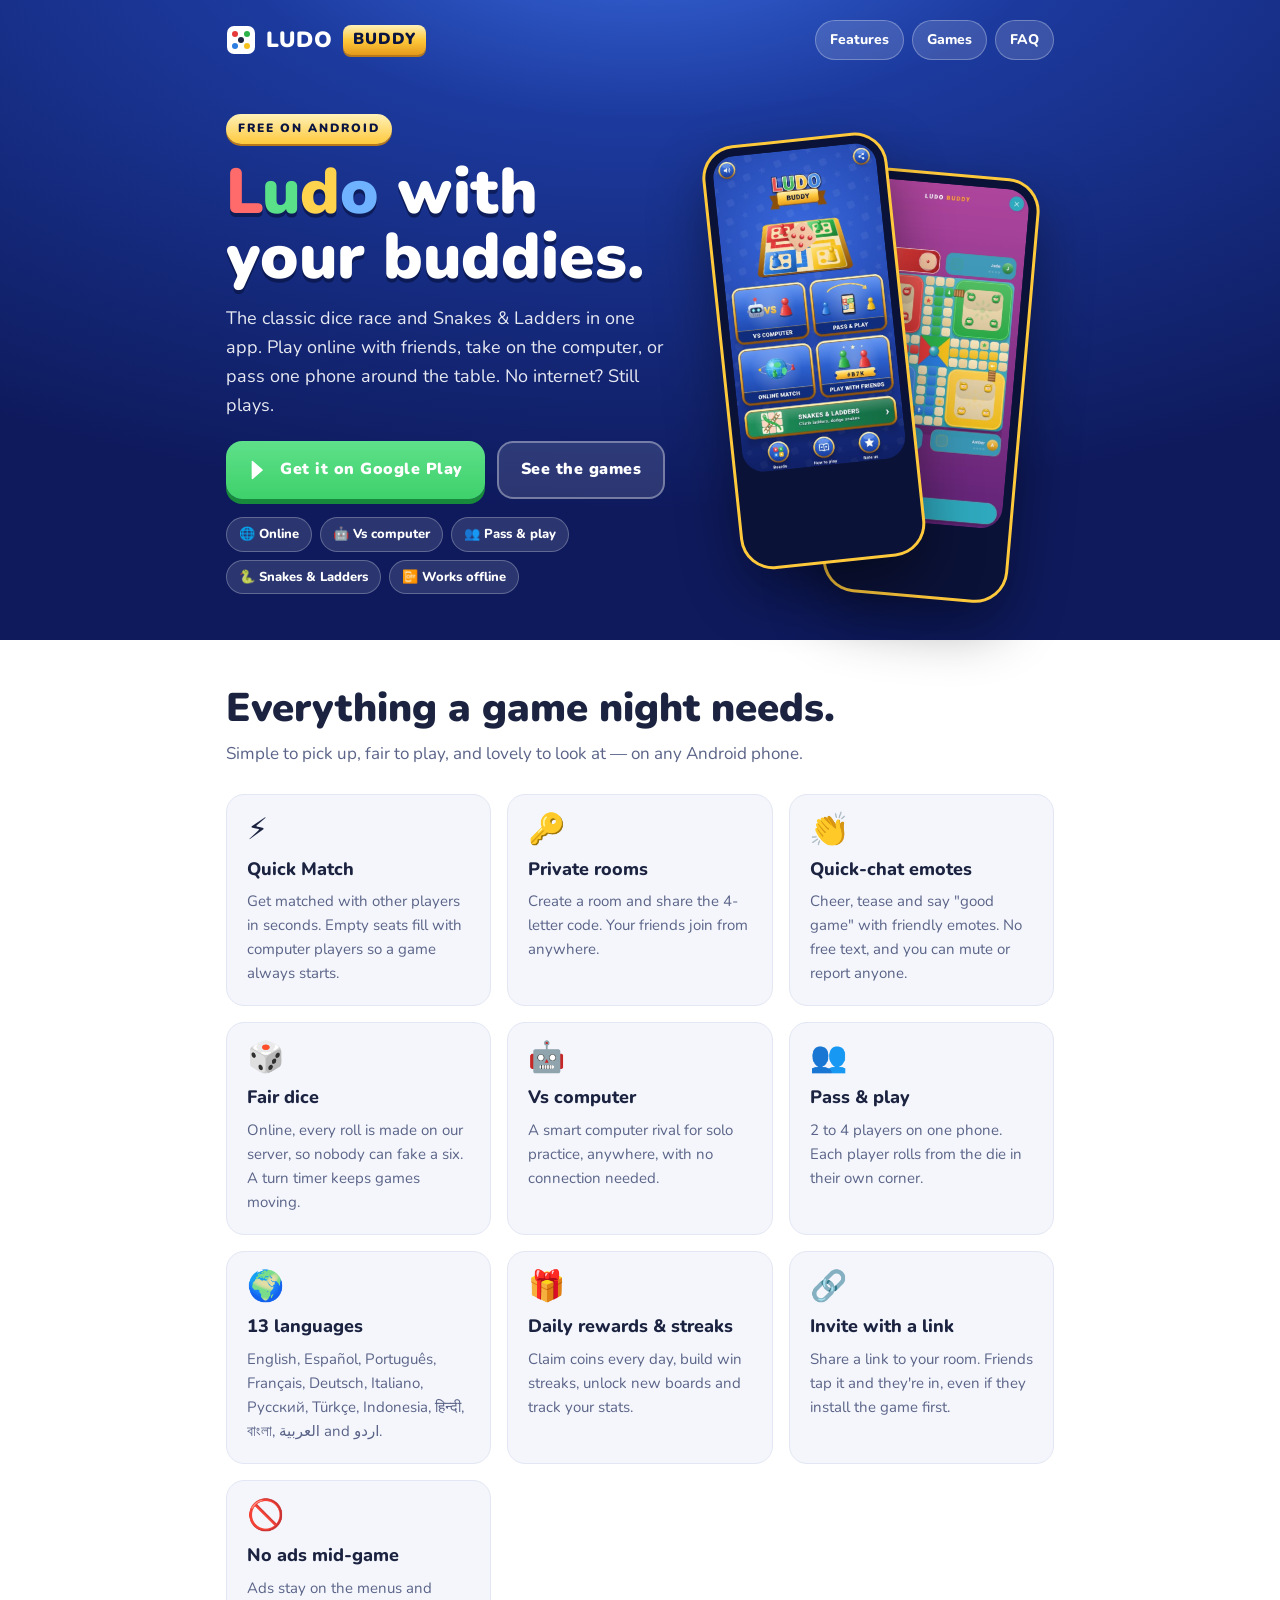
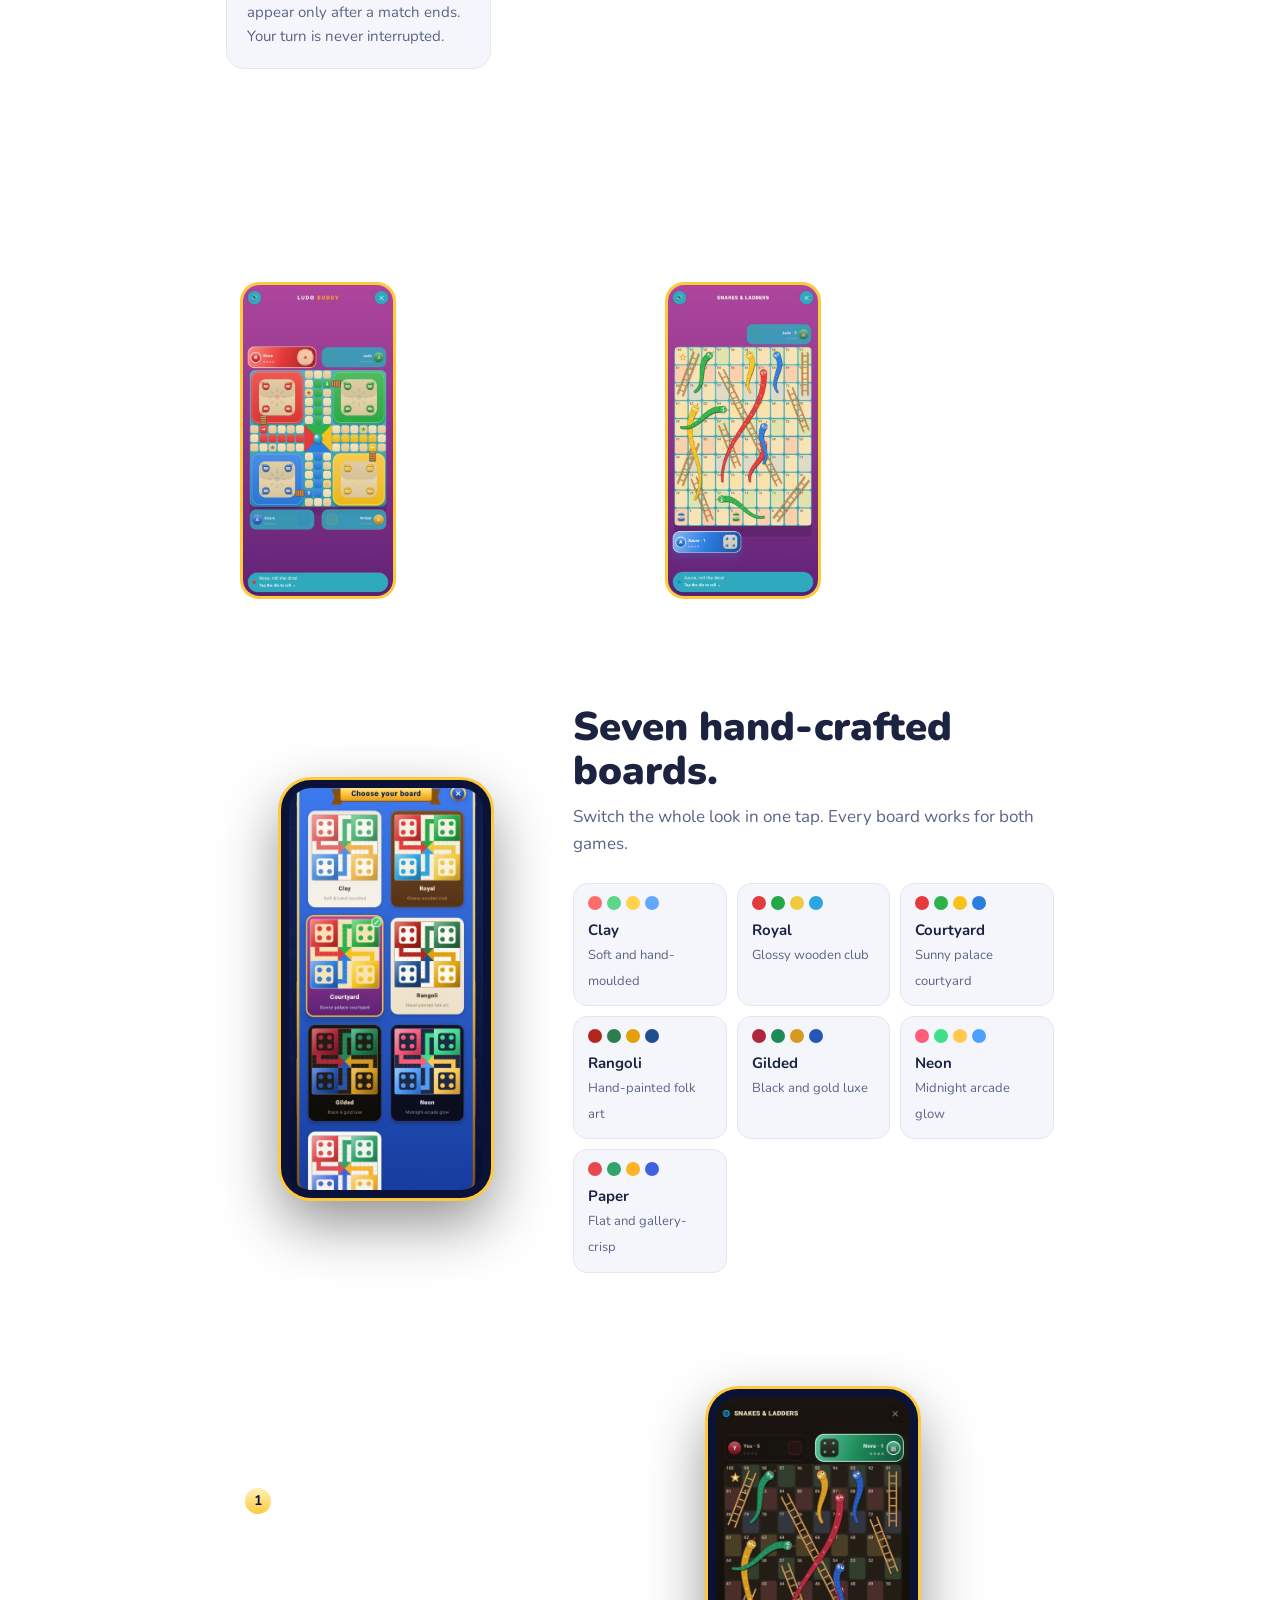
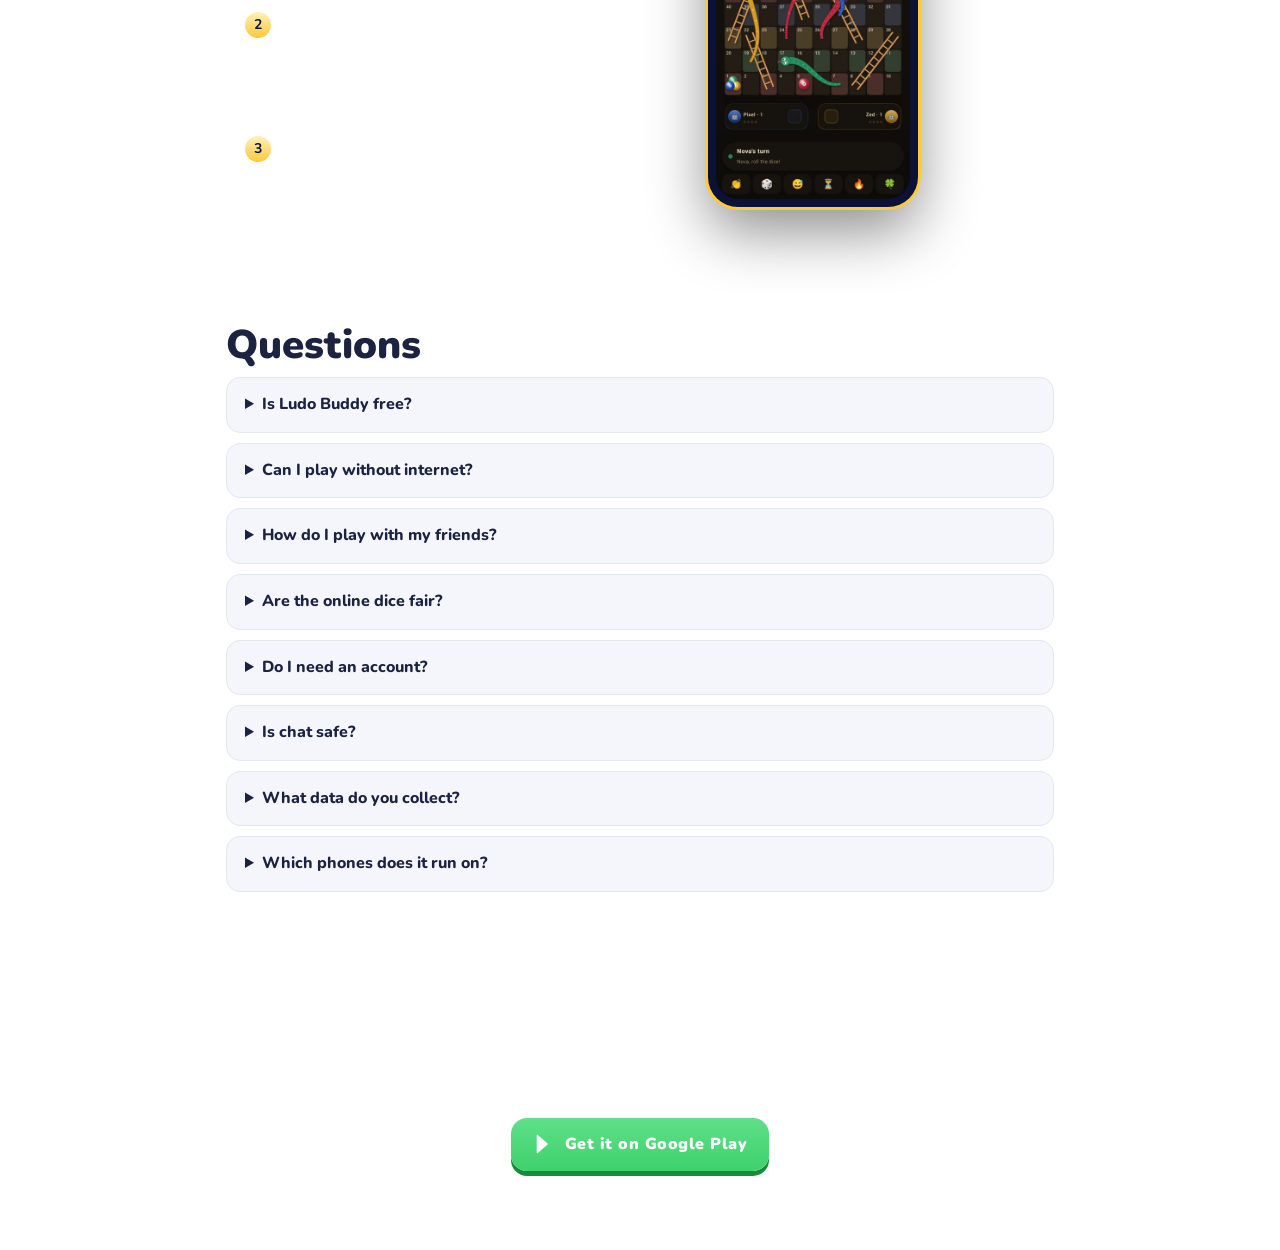
<file: index.html>
<!doctype html>
<html lang="en">
<head>
  <meta charset="utf-8">
  <meta name="viewport" content="width=device-width, initial-scale=1">
  <title>Ludo Buddy — Ludo & Snakes and Ladders, online and offline</title>
  <meta name="description" content="Play Ludo and Snakes & Ladders online with friends, against the computer, or pass-and-play on one phone. Free for Android, works offline.">
  <meta name="theme-color" content="#1c3a9e">
  <meta property="og:title" content="Ludo Buddy — roll with your buddies">
  <meta property="og:description" content="Ludo and Snakes & Ladders. Online with friends, offline vs the computer, or pass-and-play. Seven hand-crafted boards, 13 languages, free on Android.">
  <meta property="og:type" content="website">
  <meta property="og:image" content="img/home.jpg">
  <link rel="preconnect" href="https://fonts.googleapis.com">
  <link rel="preconnect" href="https://fonts.gstatic.com" crossorigin>
  <link href="https://fonts.googleapis.com/css2?family=Nunito:wght@400;700;800;900&display=swap" rel="stylesheet">
  <link rel="stylesheet" href="style.css?v=4">
</head>
<body>
<header class="wrap top">
  <a class="brand" href="./">
    <svg class="brand-mark" viewBox="0 0 30 30" aria-hidden="true">
      <rect x="1" y="1" width="28" height="28" rx="7" fill="#fff"/>
      <circle cx="9" cy="9" r="3" fill="#e63a3a"/><circle cx="21" cy="9" r="3" fill="#2db24a"/>
      <circle cx="15" cy="15" r="3" fill="#1b2340"/>
      <circle cx="9" cy="21" r="3" fill="#2b7de0"/><circle cx="21" cy="21" r="3" fill="#f7c21c"/>
    </svg>
    LUDO <span class="buddy">BUDDY</span>
  </a>
  <nav aria-label="Main">
    <a href="#features">Features</a>
    <a href="#games">Games</a>
    <a href="#faq">FAQ</a>
  </nav>
</header>

<!-- Hero -->
<section class="wrap hero">
  <div>
    <span class="kicker">Free on Android</span>
    <h1><span class="l">L</span><span class="u">u</span><span class="d">d</span><span class="o">o</span> with your buddies.</h1>
    <p class="lead">The classic dice race and Snakes &amp; Ladders in one app. Play online with friends, take on the computer, or pass one phone around the table. No internet? Still plays.</p>
    <div class="cta">
      <a class="btn primary" href="https://play.google.com/store/apps/details?id=buddy.ludo.game">
        <svg viewBox="0 0 24 24" aria-hidden="true"><path fill="#fff" d="M4 2.6v18.8c0 .5.5.8 1 .6l10.9-9.4c.3-.3.3-.8 0-1.1L5 2c-.5-.2-1 .1-1 .6z"/></svg>
        Get it on Google Play
      </a>
      <a class="btn" href="#games">See the games</a>
    </div>
    <div class="chips">
      <span class="chip">🌐 Online</span>
      <span class="chip">🤖 Vs computer</span>
      <span class="chip">👥 Pass &amp; play</span>
      <span class="chip">🐍 Snakes &amp; Ladders</span>
      <span class="chip">📴 Works offline</span>
    </div>
  </div>
  <div class="phones" aria-hidden="true">
    <div class="phone"><img src="img/home.jpg" alt="" width="449" height="867"></div>
    <div class="phone"><img src="img/courtyard.jpg" alt="" width="449" height="930"></div>
  </div>
</section>

<!-- Features -->
<section class="section light" id="features">
  <div class="wrap">
    <h2>Everything a game night needs.</h2>
    <p class="sub">Simple to pick up, fair to play, and lovely to look at — on any Android phone.</p>
    <div class="grid">
      <div class="card"><div class="ico">⚡</div><h3>Quick Match</h3><p>Get matched with other players in seconds. Empty seats fill with computer players so a game always starts.</p></div>
      <div class="card"><div class="ico">🔑</div><h3>Private rooms</h3><p>Create a room and share the 4-letter code. Your friends join from anywhere.</p></div>
      <div class="card"><div class="ico">👏</div><h3>Quick-chat emotes</h3><p>Cheer, tease and say "good game" with friendly emotes. No free text, and you can mute or report anyone.</p></div>
      <div class="card"><div class="ico">🎲</div><h3>Fair dice</h3><p>Online, every roll is made on our server, so nobody can fake a six. A turn timer keeps games moving.</p></div>
      <div class="card"><div class="ico">🤖</div><h3>Vs computer</h3><p>A smart computer rival for solo practice, anywhere, with no connection needed.</p></div>
      <div class="card"><div class="ico">👥</div><h3>Pass &amp; play</h3><p>2 to 4 players on one phone. Each player rolls from the die in their own corner.</p></div>
      <div class="card"><div class="ico">🌍</div><h3>13 languages</h3><p>English, Español, Português, Français, Deutsch, Italiano, Русский, Türkçe, Indonesia, हिन्दी, বাংলা, العربية and اردو.</p></div>
      <div class="card"><div class="ico">🎁</div><h3>Daily rewards &amp; streaks</h3><p>Claim coins every day, build win streaks, unlock new boards and track your stats.</p></div>
      <div class="card"><div class="ico">🔗</div><h3>Invite with a link</h3><p>Share a link to your room. Friends tap it and they're in, even if they install the game first.</p></div>
      <div class="card"><div class="ico">🚫</div><h3>No ads mid-game</h3><p>Ads stay on the menus and appear only after a match ends. Your turn is never interrupted.</p></div>
    </div>
  </div>
</section>

<!-- Games -->
<section class="section" id="games">
  <div class="wrap">
    <h2>Two classics. One app.</h2>
    <p class="sub">Both games work online, against the computer, and pass-and-play.</p>
    <div class="games">
      <div class="game">
        <img src="img/courtyard.jpg" alt="A four-player Ludo game on the Courtyard board" width="449" height="930" loading="lazy">
        <div>
          <h3>Ludo</h3>
          <p>Race your four tokens around the board and home before your rivals.</p>
          <ul>
            <li>Roll a 6 to leave your yard</li>
            <li>Capture rivals to send them back</li>
            <li>Safe stars, extra rolls on a six</li>
          </ul>
        </div>
      </div>
      <div class="game">
        <img src="img/snakes.jpg" alt="A Snakes and Ladders board with colourful snakes and wooden ladders" width="449" height="930" loading="lazy">
        <div>
          <h3>Snakes &amp; Ladders</h3>
          <p>Climb the ladders, dodge the snakes and race to square 100.</p>
          <ul>
            <li>Hand-drawn snakes and wooden ladders</li>
            <li>Land exactly on 100 to win</li>
            <li>Roll a 6 to go again</li>
          </ul>
        </div>
      </div>
    </div>
  </div>
</section>

<!-- Boards -->
<section class="section light" id="boards">
  <div class="wrap boards">
    <div class="phones" style="min-height:0">
      <div class="phone" style="transform:none"><img src="img/boards.jpg" alt="The board style picker" width="449" height="930" loading="lazy"></div>
    </div>
    <div>
      <h2>Seven hand-crafted boards.</h2>
      <p class="sub">Switch the whole look in one tap. Every board works for both games.</p>
      <div class="swatches">
        <div class="swatch"><div class="dots"><i style="background:#ff6b6b"></i><i style="background:#5bd68a"></i><i style="background:#ffd34d"></i><i style="background:#62a8ff"></i></div><b>Clay</b><span>Soft and hand-moulded</span></div>
        <div class="swatch"><div class="dots"><i style="background:#e23b3b"></i><i style="background:#22a845"></i><i style="background:#efc93f"></i><i style="background:#2aa5e2"></i></div><b>Royal</b><span>Glossy wooden club</span></div>
        <div class="swatch"><div class="dots"><i style="background:#e63a3a"></i><i style="background:#2db24a"></i><i style="background:#f7c21c"></i><i style="background:#2b7de0"></i></div><b>Courtyard</b><span>Sunny palace courtyard</span></div>
        <div class="swatch"><div class="dots"><i style="background:#b3261e"></i><i style="background:#2e7d4f"></i><i style="background:#e3a008"></i><i style="background:#1f4e8c"></i></div><b>Rangoli</b><span>Hand-painted folk art</span></div>
        <div class="swatch"><div class="dots"><i style="background:#b0263a"></i><i style="background:#1e8a5a"></i><i style="background:#d69a1e"></i><i style="background:#2456b8"></i></div><b>Gilded</b><span>Black and gold luxe</span></div>
        <div class="swatch"><div class="dots"><i style="background:#ff5c7a"></i><i style="background:#3de08a"></i><i style="background:#ffc94d"></i><i style="background:#4da0ff"></i></div><b>Neon</b><span>Midnight arcade glow</span></div>
        <div class="swatch"><div class="dots"><i style="background:#e5484d"></i><i style="background:#30a46c"></i><i style="background:#ffb224"></i><i style="background:#3e63dd"></i></div><b>Paper</b><span>Flat and gallery-crisp</span></div>
      </div>
    </div>
  </div>
</section>

<!-- Online -->
<section class="section" id="online">
  <div class="wrap boards">
    <div>
      <h2>Play online in three taps.</h2>
      <div class="steps" style="margin-top:18px">
        <div class="step" style="background:rgba(255,255,255,.1);border-color:rgba(255,255,255,.22)"><b>Pick a game</b><p style="color:rgba(255,255,255,.85)">Ludo or Snakes &amp; Ladders, from Home → Online Match.</p></div>
        <div class="step" style="background:rgba(255,255,255,.1);border-color:rgba(255,255,255,.22)"><b>Match or invite</b><p style="color:rgba(255,255,255,.85)">Quick Match with anyone, or create a room and share its code.</p></div>
        <div class="step" style="background:rgba(255,255,255,.1);border-color:rgba(255,255,255,.22)"><b>Roll!</b><p style="color:rgba(255,255,255,.85)">Your die lights up on your turn. Send an emote when someone rolls a six.</p></div>
      </div>
    </div>
    <div class="phones" style="min-height:0">
      <div class="phone" style="transform:none"><img src="img/online.jpg" alt="An online Snakes and Ladders match against three players" width="449" height="930" loading="lazy"></div>
    </div>
  </div>
</section>

<!-- FAQ -->
<section class="section light" id="faq">
  <div class="wrap">
    <h2>Questions</h2>
    <details><summary>Is Ludo Buddy free?</summary><p>Yes. The whole game is free. It's supported by ads: banners on the menus and a short ad after a finished match, never during a turn. Three boards are free from the start; the others unlock forever with one short optional video each, and you can watch one to double your daily coins. Or buy "Remove ads" once to go ad-free and unlock every board.</p></details>
    <details><summary>Can I play without internet?</summary><p>Yes. Vs Computer and Pass &amp; Play work fully offline for both Ludo and Snakes &amp; Ladders. Online play needs a connection.</p></details>
    <details><summary>How do I play with my friends?</summary><p>Open Online Match, pick a game, then Create Room and share the 4-letter code. Friends enter it under "Join with a code". Sitting together? Use Pass &amp; Play on one phone.</p></details>
    <details><summary>Are the online dice fair?</summary><p>Yes. Online, every roll and move is made and checked on our server, not on anyone's phone, so they can't be faked.</p></details>
    <details><summary>Do I need an account?</summary><p>No. Just type a nickname. Online play uses a random, anonymous player ID.</p></details>
    <details><summary>Is chat safe?</summary><p>There is no free-text chat, only friendly predefined emotes. Tap any player's card to mute or report them.</p></details>
    <details><summary>What data do you collect?</summary><p>Very little, and never your real name, contacts or precise location. Online matches are deleted after 24 hours. See the <a href="privacy.html">privacy policy</a> for details, or <a href="delete-data.html">ask us to delete your data</a>.</p></details>
    <details><summary>Which phones does it run on?</summary><p>Android 7.0 or newer.</p></details>
  </div>
</section>

<section class="band">
  <h2>Grab your buddies. Roll the dice.</h2>
  <p>Ludo and Snakes &amp; Ladders, free on Android.</p>
  <div class="cta">
    <a class="btn primary" href="https://play.google.com/store/apps/details?id=buddy.ludo.game">
      <svg viewBox="0 0 24 24" aria-hidden="true"><path fill="#fff" d="M4 2.6v18.8c0 .5.5.8 1 .6l10.9-9.4c.3-.3.3-.8 0-1.1L5 2c-.5-.2-1 .1-1 .6z"/></svg>
      Get it on Google Play
    </a>
  </div>
</section>

<footer class="wrap">
  <span>© 2026 Ludo Buddy by LunarSprint</span>
  <span class="links">
    <a href="privacy.html">Privacy policy</a>
    <a href="delete-data.html">Delete my data</a>
    <a href="mailto:lunarsprintapps@gmail.com">Contact</a>
  </span>
</footer>
</body>
</html>
</file>
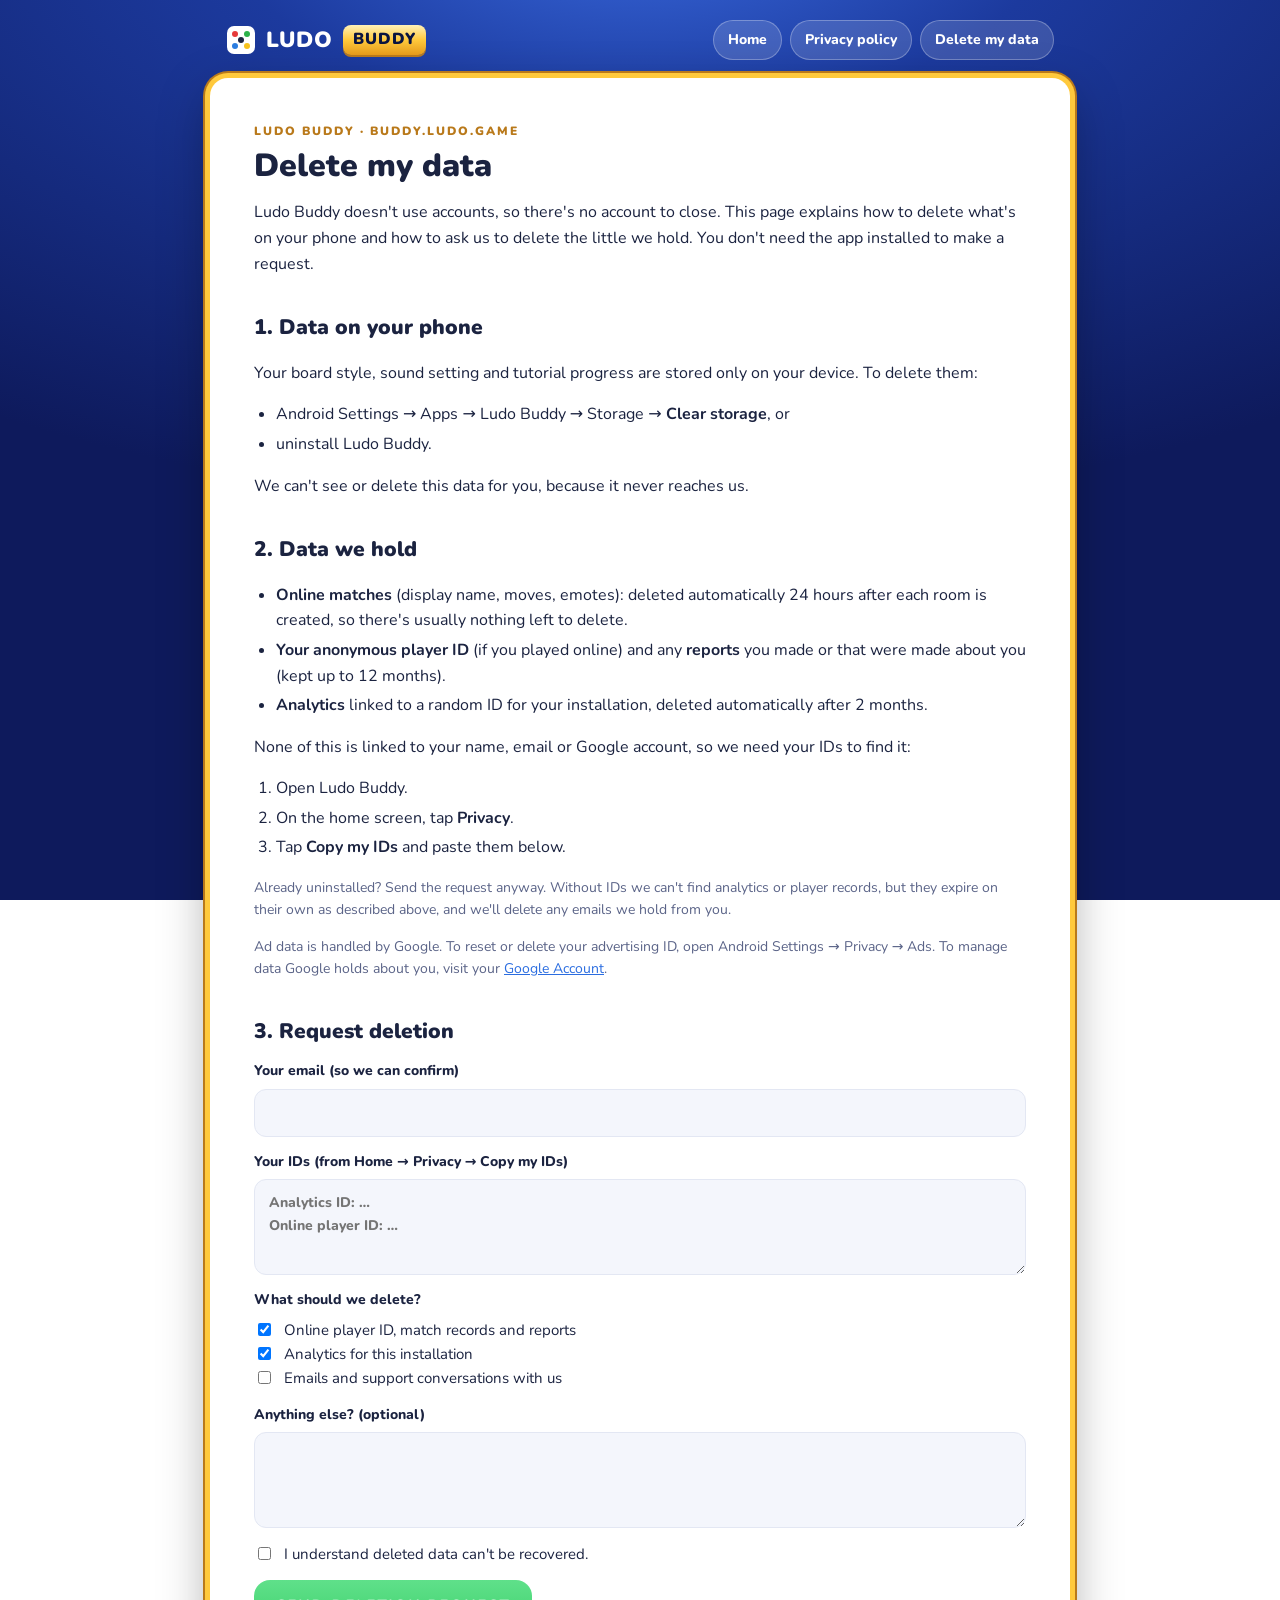
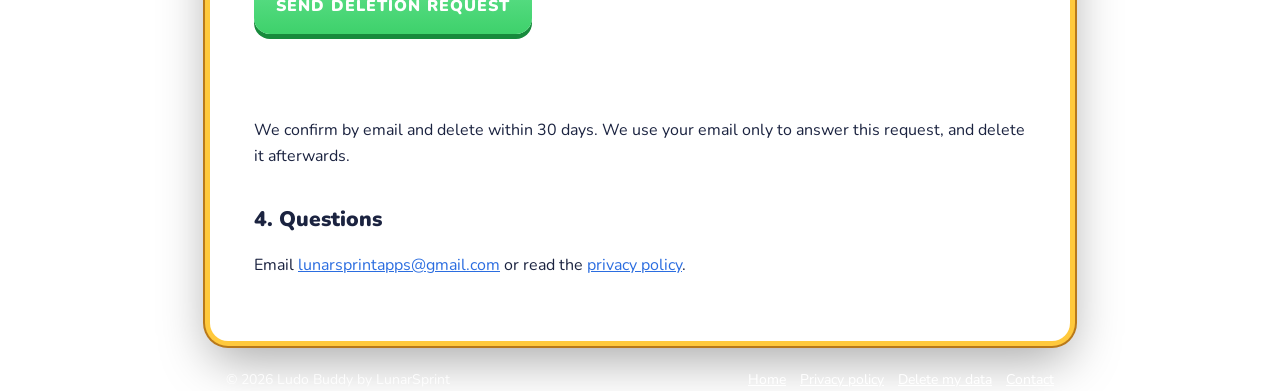
<file: delete-data.html>
<!doctype html>
<html lang="en">
<head>
  <meta charset="utf-8">
  <meta name="viewport" content="width=device-width, initial-scale=1">
  <title>Delete My Data — Ludo Buddy</title>
  <meta name="description" content="How to delete your Ludo Buddy data, and request deletion of data we hold.">
  <meta name="theme-color" content="#1c3a9e">
  <link rel="preconnect" href="https://fonts.googleapis.com">
  <link rel="preconnect" href="https://fonts.gstatic.com" crossorigin>
  <link href="https://fonts.googleapis.com/css2?family=Nunito:wght@400;700;800;900&display=swap" rel="stylesheet">
  <link rel="stylesheet" href="style.css?v=4">
</head>
<body>
<header class="wrap top">
  <a class="brand" href="./">
    <svg class="brand-mark" viewBox="0 0 30 30" aria-hidden="true">
      <rect x="1" y="1" width="28" height="28" rx="7" fill="#fff"/>
      <circle cx="9" cy="9" r="3" fill="#e63a3a"/><circle cx="21" cy="9" r="3" fill="#2db24a"/>
      <circle cx="15" cy="15" r="3" fill="#1b2340"/>
      <circle cx="9" cy="21" r="3" fill="#2b7de0"/><circle cx="21" cy="21" r="3" fill="#f7c21c"/>
    </svg>
    LUDO <span class="buddy">BUDDY</span>
  </a>
  <nav aria-label="Main">
    <a href="./">Home</a>
    <a href="privacy.html">Privacy policy</a>
    <a href="delete-data.html">Delete my data</a>
  </nav>
</header>

<main class="wrap doc">
  <p class="label">Ludo Buddy · buddy.ludo.game</p>
  <h1>Delete my data</h1>
  <p>Ludo Buddy doesn't use accounts, so there's no account to close. This page explains how to delete what's on your phone and how to ask us to delete the little we hold. You don't need the app installed to make a request.</p>

  <h2>1. Data on your phone</h2>
  <p>Your board style, sound setting and tutorial progress are stored only on your device. To delete them:</p>
  <ul>
    <li>Android Settings → Apps → Ludo Buddy → Storage → <strong>Clear storage</strong>, or</li>
    <li>uninstall Ludo Buddy.</li>
  </ul>
  <p>We can't see or delete this data for you, because it never reaches us.</p>

  <h2>2. Data we hold</h2>
  <ul>
    <li><strong>Online matches</strong> (display name, moves, emotes): deleted automatically 24 hours after each room is created, so there's usually nothing left to delete.</li>
    <li><strong>Your anonymous player ID</strong> (if you played online) and any <strong>reports</strong> you made or that were made about you (kept up to 12 months).</li>
    <li><strong>Analytics</strong> linked to a random ID for your installation, deleted automatically after 2 months.</li>
  </ul>
  <p>None of this is linked to your name, email or Google account, so we need your IDs to find it:</p>
  <ol>
    <li>Open Ludo Buddy.</li>
    <li>On the home screen, tap <strong>Privacy</strong>.</li>
    <li>Tap <strong>Copy my IDs</strong> and paste them below.</li>
  </ol>
  <p class="dim">Already uninstalled? Send the request anyway. Without IDs we can't find analytics or player records, but they expire on their own as described above, and we'll delete any emails we hold from you.</p>
  <p class="dim">Ad data is handled by Google. To reset or delete your advertising ID, open Android Settings → Privacy → Ads. To manage data Google holds about you, visit your <a href="https://myaccount.google.com/data-and-privacy">Google Account</a>.</p>

  <h2>3. Request deletion</h2>
  <form id="deletion" novalidate>
    <label class="field">Your email (so we can confirm)
      <input id="email" type="email" autocomplete="email" required>
    </label>
    <label class="field">Your IDs (from Home → Privacy → Copy my IDs)
      <textarea id="ids" placeholder="Analytics ID: …&#10;Online player ID: …"></textarea>
    </label>
    <div>
      <p style="margin:0 0 6px;font-weight:800;font-size:14px">What should we delete?</p>
      <label class="check"><input type="checkbox" name="scope" value="online" checked> Online player ID, match records and reports</label>
      <label class="check"><input type="checkbox" name="scope" value="analytics" checked> Analytics for this installation</label>
      <label class="check"><input type="checkbox" name="scope" value="emails"> Emails and support conversations with us</label>
    </div>
    <label class="field">Anything else? (optional)
      <textarea id="message"></textarea>
    </label>
    <input id="website" class="hp" type="text" tabindex="-1" autocomplete="off" aria-hidden="true">
    <label class="check"><input id="confirm" type="checkbox"> I understand deleted data can't be recovered.</label>
    <button type="submit">SEND DELETION REQUEST</button>
    <p id="status" role="status" aria-live="polite"></p>
  </form>
  <p>We confirm by email and delete within 30 days. We use your email only to answer this request, and delete it afterwards.</p>

  <h2>4. Questions</h2>
  <p>Email <a href="mailto:lunarsprintapps@gmail.com">lunarsprintapps@gmail.com</a> or read the <a href="privacy.html">privacy policy</a>.</p>
</main>

<footer class="wrap">
  <span>© 2026 Ludo Buddy by LunarSprint</span>
  <span class="links">
    <a href="./">Home</a>
    <a href="privacy.html">Privacy policy</a>
    <a href="delete-data.html">Delete my data</a>
    <a href="mailto:lunarsprintapps@gmail.com">Contact</a>
  </span>
</footer>

<script>
  // Where requests go. With FORM_ENDPOINT empty, the visitor's email app opens with the request
  // filled in. To receive requests without email, set FORM_ENDPOINT to a form-backend URL that
  // accepts JSON POSTs (e.g. a Formspree form or your own endpoint).
  const CONTACT_EMAIL = "lunarsprintapps@gmail.com";
  const FORM_ENDPOINT = "";

  const form = document.getElementById("deletion");
  const status = document.getElementById("status");

  form.addEventListener("submit", async e => {
    e.preventDefault();
    if (document.getElementById("website").value) return; // bots fill hidden fields
    const email = document.getElementById("email").value.trim();
    const ids = document.getElementById("ids").value.trim();
    const scope = [...form.querySelectorAll('input[name="scope"]:checked')].map(c => c.value);
    const message = document.getElementById("message").value.trim();

    if (!/^[^\s@]+@[^\s@]+\.[^\s@]+$/.test(email)) { status.textContent = "Please enter a valid email."; return; }
    if (!scope.length) { status.textContent = "Pick at least one thing to delete."; return; }
    if (!document.getElementById("confirm").checked) { status.textContent = "Please tick the confirmation box."; return; }

    const request = {
      app: "Ludo Buddy (buddy.ludo.game)",
      email, ids: ids || "(not provided)", delete: scope, message,
      submitted: new Date().toISOString(),
    };

    if (FORM_ENDPOINT) {
      status.textContent = "Sending...";
      try {
        const res = await fetch(FORM_ENDPOINT, {
          method: "POST",
          headers: { "Content-Type": "application/json", "Accept": "application/json" },
          body: JSON.stringify(request),
        });
        if (!res.ok) throw new Error(res.status);
        form.reset();
        status.textContent = "Request received. We'll confirm by email within 30 days.";
      } catch {
        status.textContent = "Couldn't send. Please email " + CONTACT_EMAIL + " instead.";
      }
      return;
    }

    const body = [
      "Please delete my Ludo Buddy data.", "",
      "App: " + request.app,
      "Reply-to email: " + email,
      "Delete: " + scope.join(", "),
      "", ids ? ids : "IDs: (not provided)",
      message ? "\nNotes: " + message : "",
    ].join("\n");
    location.href = "mailto:" + CONTACT_EMAIL +
      "?subject=" + encodeURIComponent("Ludo Buddy data deletion request") +
      "&body=" + encodeURIComponent(body);
    status.textContent = "Your email app should open with the request filled in. Just press send.";
  });
</script>
</body>
</html>
</file>
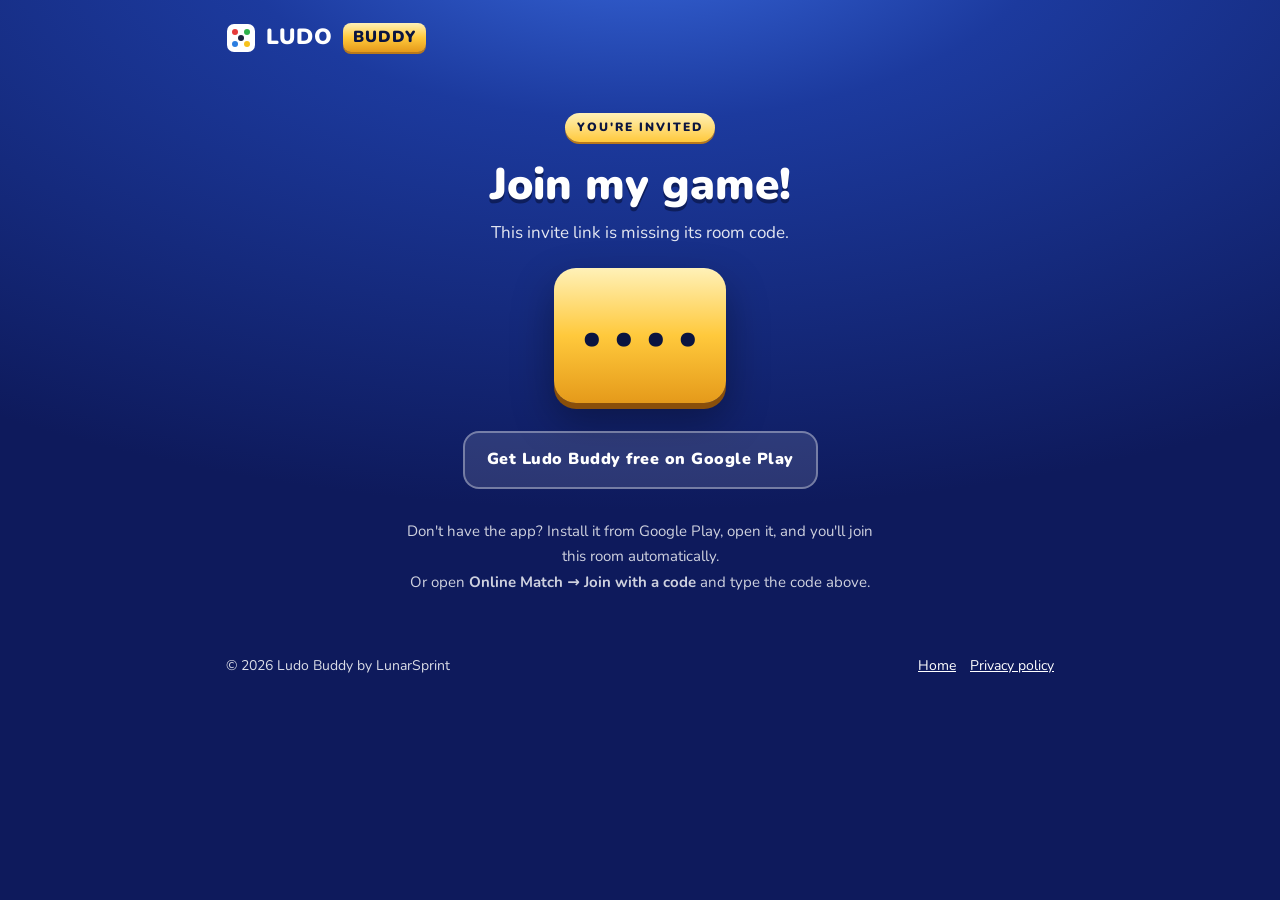
<file: join.html>
<!doctype html>
<html lang="en">
<head>
  <meta charset="utf-8">
  <meta name="viewport" content="width=device-width, initial-scale=1">
  <title>Join a Game — Ludo Buddy</title>
  <meta name="description" content="You're invited to a Ludo Buddy game. Open the app to join, or get it free on Google Play.">
  <meta name="theme-color" content="#1c3a9e">
  <meta property="og:title" content="Join my Ludo Buddy game!">
  <meta property="og:description" content="Tap to join the room. Free on Android: Ludo and Snakes & Ladders, online and offline.">
  <meta property="og:image" content="img/home.jpg">
  <meta name="robots" content="noindex">
  <link rel="preconnect" href="https://fonts.googleapis.com">
  <link rel="preconnect" href="https://fonts.gstatic.com" crossorigin>
  <link href="https://fonts.googleapis.com/css2?family=Nunito:wght@400;700;800;900&display=swap" rel="stylesheet">
  <link rel="stylesheet" href="style.css?v=4">
  <style>
    .join { text-align: center; color: #fff; padding: 40px 16px 60px; max-width: 520px; margin: 0 auto; }
    .join h1 { font-size: clamp(30px, 7vw, 44px); margin: 18px 0 8px; text-shadow: 0 4px 0 rgba(7,16,58,.6); }
    .join p { color: rgba(255,255,255,.88); font-size: 17px; margin: 0 0 22px; }
    .code {
      display: inline-block; font-size: clamp(44px, 14vw, 72px); font-weight: 900; letter-spacing: 12px;
      padding: 10px 16px 10px 28px; border-radius: 22px; color: #0a1440;
      background: linear-gradient(#fff1b8, #ffc93c, #e59a1a); box-shadow: 0 6px 0 #8a4f0a, 0 18px 40px rgba(0,0,0,.35);
      margin-bottom: 28px;
    }
    .join .cta { justify-content: center; flex-direction: column; align-items: center; gap: 14px; }
    .join .btn { min-width: 260px; justify-content: center; }
    .steps-small { margin-top: 30px; color: rgba(255,255,255,.8); font-size: 15px; line-height: 1.7; }
  </style>
</head>
<body>
<header class="wrap top">
  <a class="brand" href="./">
    <svg class="brand-mark" viewBox="0 0 30 30" aria-hidden="true">
      <rect x="1" y="1" width="28" height="28" rx="7" fill="#fff"/>
      <circle cx="9" cy="9" r="3" fill="#e63a3a"/><circle cx="21" cy="9" r="3" fill="#2db24a"/>
      <circle cx="15" cy="15" r="3" fill="#1b2340"/>
      <circle cx="9" cy="21" r="3" fill="#2b7de0"/><circle cx="21" cy="21" r="3" fill="#f7c21c"/>
    </svg>
    LUDO <span class="buddy">BUDDY</span>
  </a>
</header>

<main class="join">
  <span class="kicker">You're invited</span>
  <h1>Join my game!</h1>
  <p>Room code</p>
  <div class="code" id="code">····</div>
  <div class="cta">
    <a class="btn primary" id="open" href="#">Open in Ludo Buddy</a>
    <a class="btn" id="get" href="https://play.google.com/store/apps/details?id=buddy.ludo.game">Get Ludo Buddy free on Google Play</a>
  </div>
  <div class="steps-small">
    Don't have the app? Install it from Google Play, open it, and you'll join this room automatically.<br>
    Or open <b>Online Match → Join with a code</b> and type the code above.
  </div>
</main>

<footer class="wrap">
  <span>© 2026 Ludo Buddy by LunarSprint</span>
  <span class="links">
    <a href="./">Home</a>
    <a href="privacy.html">Privacy policy</a>
  </span>
</footer>

<script>
  // Room codes are 4 letters/digits; anything else is ignored.
  const raw = new URLSearchParams(location.search).get("code") || "";
  const code = raw.trim().toUpperCase().replace(/[^A-Z0-9]/g, "").slice(0, 4);
  const PKG = "buddy.ludo.game";
  // Play Store link carries the room code so the app can join after install.
  const play = "https://play.google.com/store/apps/details?id=" + PKG +
    (code.length === 4 ? "&referrer=" + encodeURIComponent("room=" + code) : "");
  document.getElementById("get").href = play;

  if (code.length === 4) {
    document.getElementById("code").textContent = code;
    const isAndroid = /Android/i.test(navigator.userAgent);
    // Android: an intent URL opens the app, or falls back to the Play listing.
    const intentUrl = "intent://join/" + code + "#Intent;scheme=ludobuddy;package=" + PKG +
      ";S.browser_fallback_url=" + encodeURIComponent(play) + ";end";
    const open = document.getElementById("open");
    open.href = isAndroid ? intentUrl : play;
    if (isAndroid) setTimeout(() => { location.href = intentUrl; }, 400);
  } else {
    document.getElementById("open").style.display = "none";
    document.querySelector(".join p").textContent = "This invite link is missing its room code.";
  }
</script>
</body>
</html>
</file>
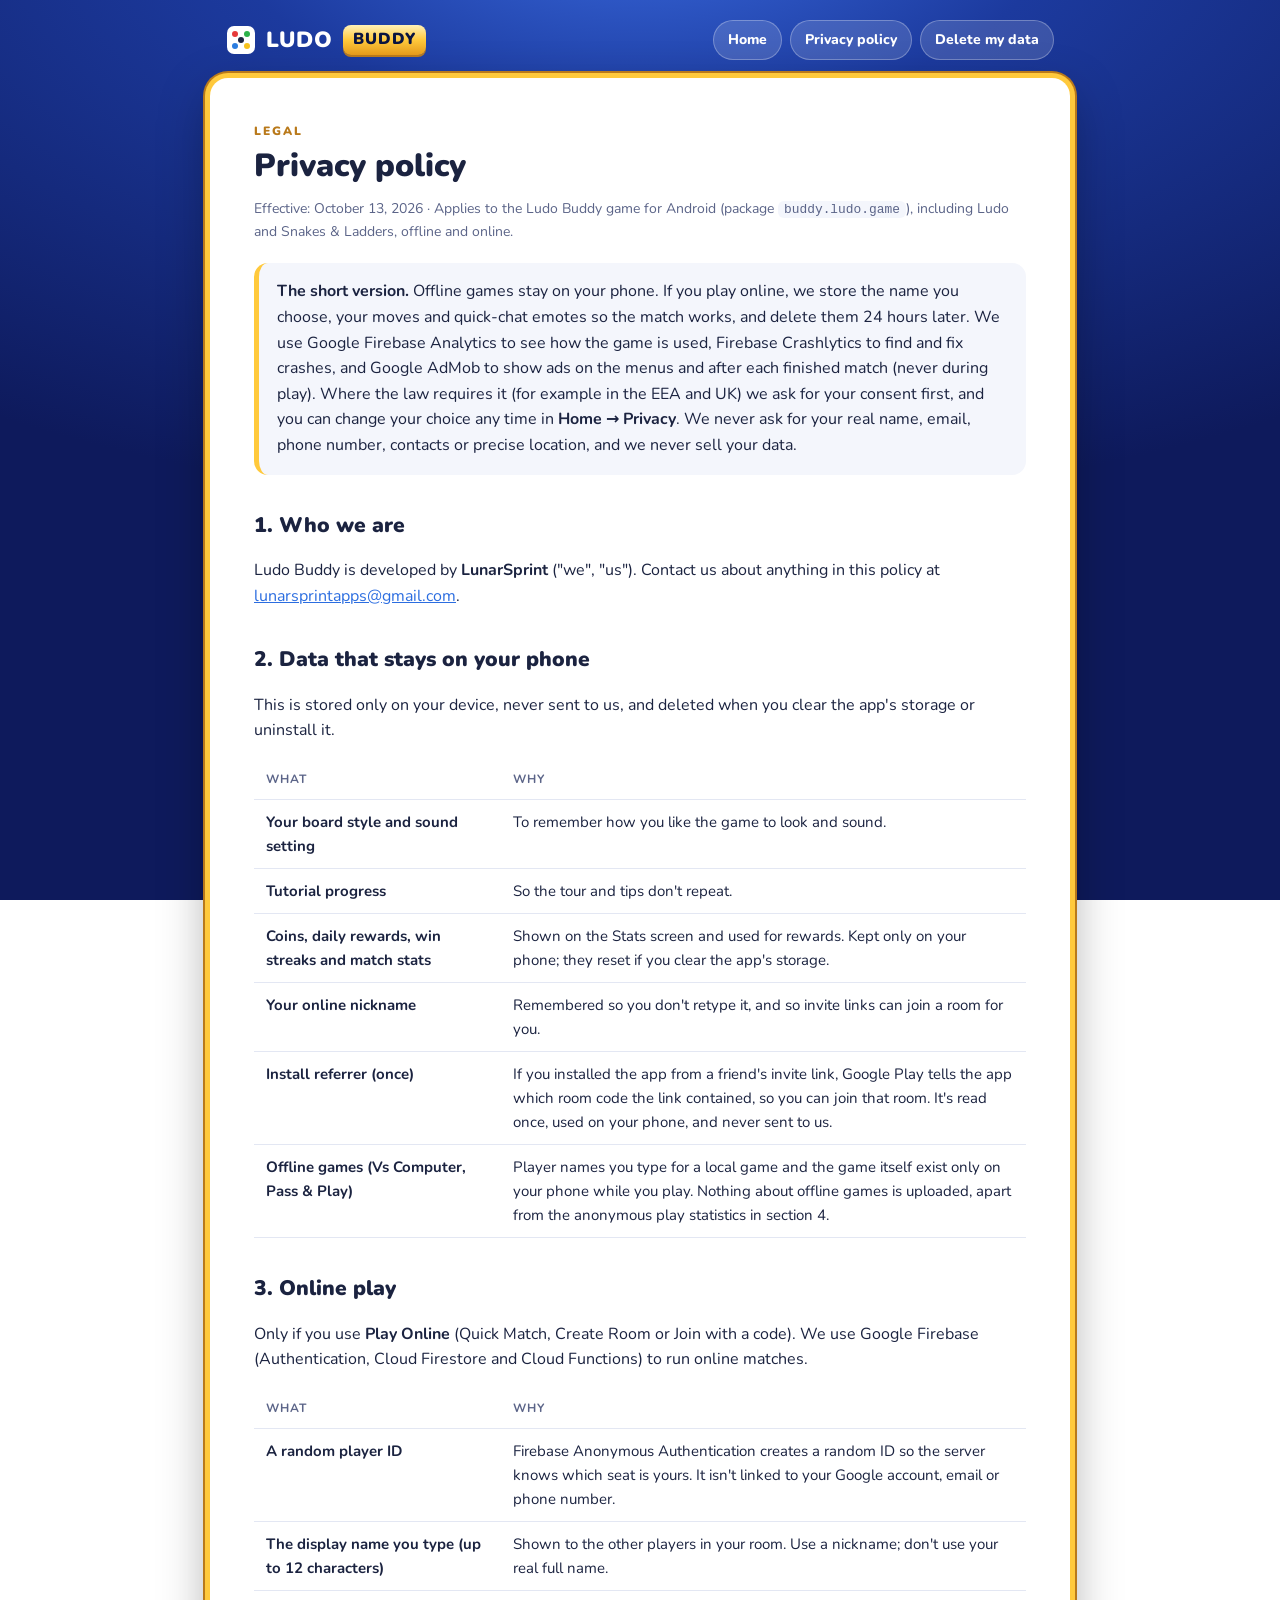
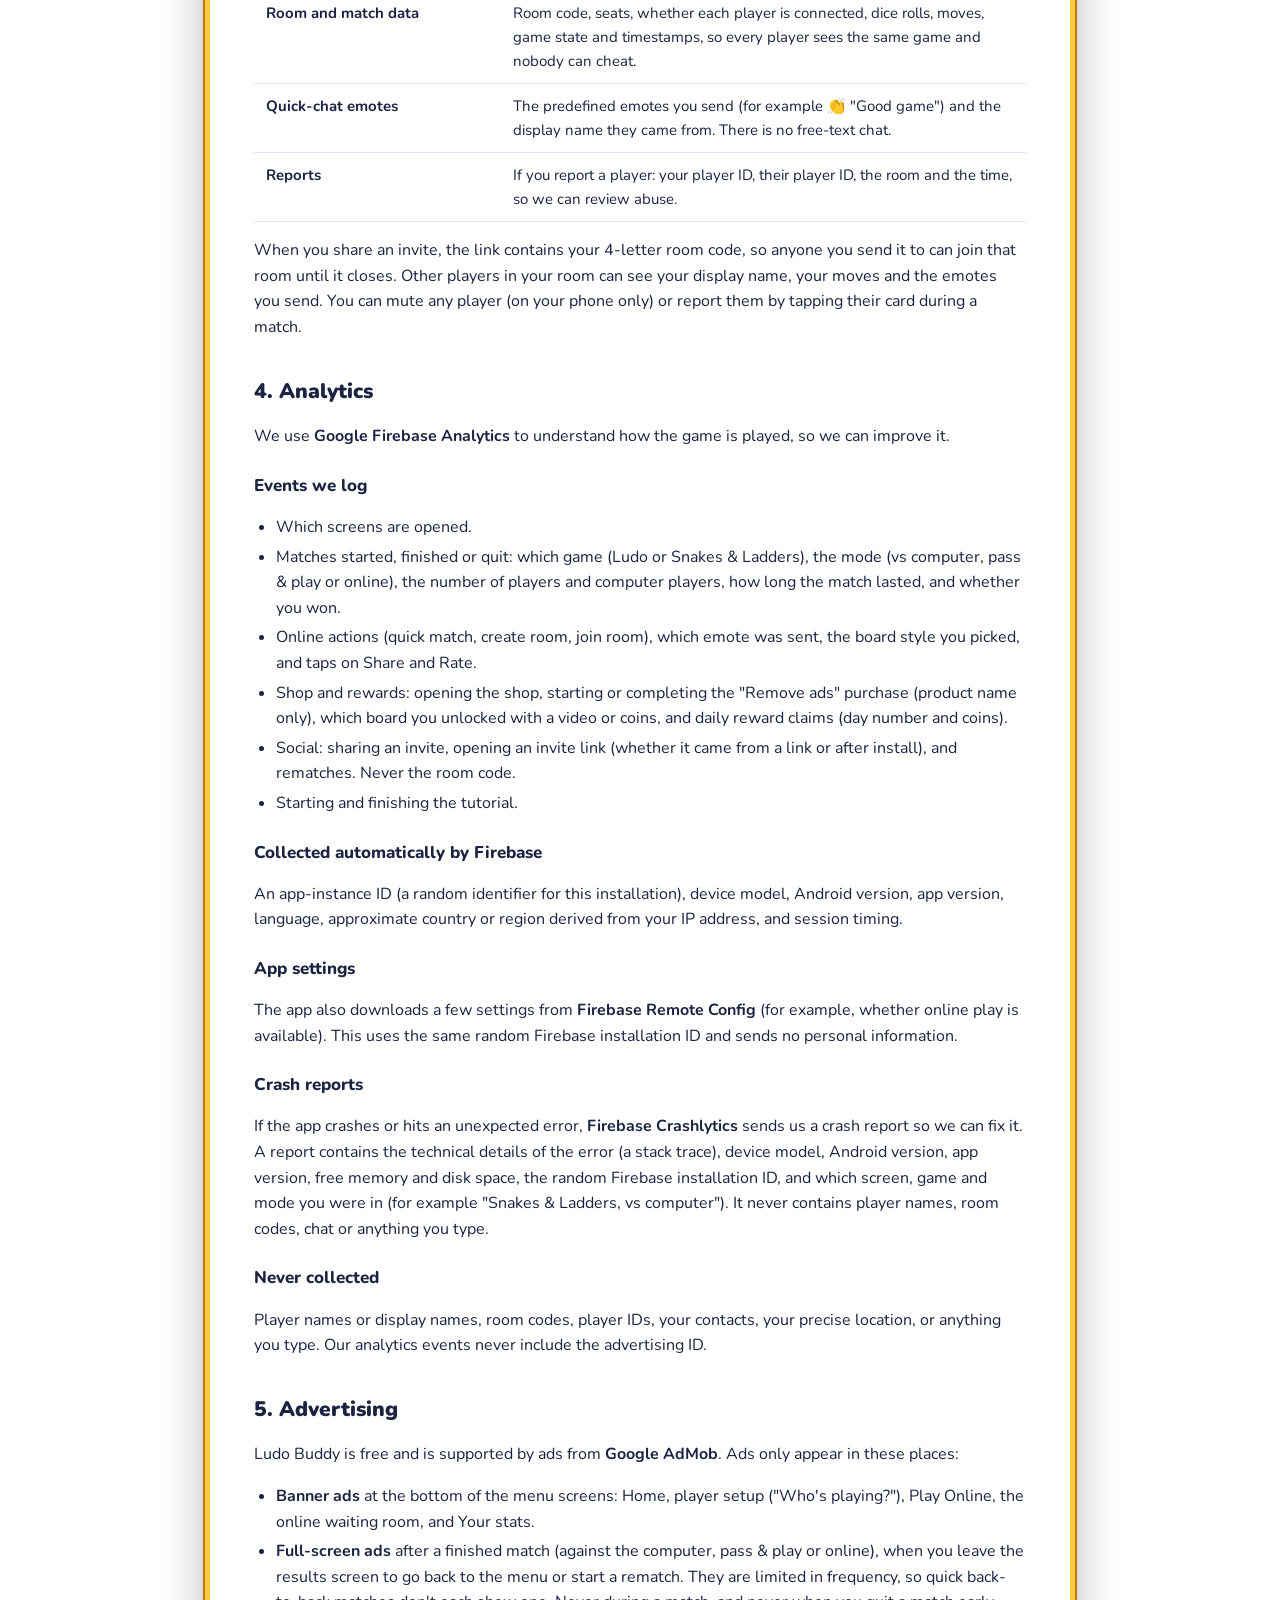
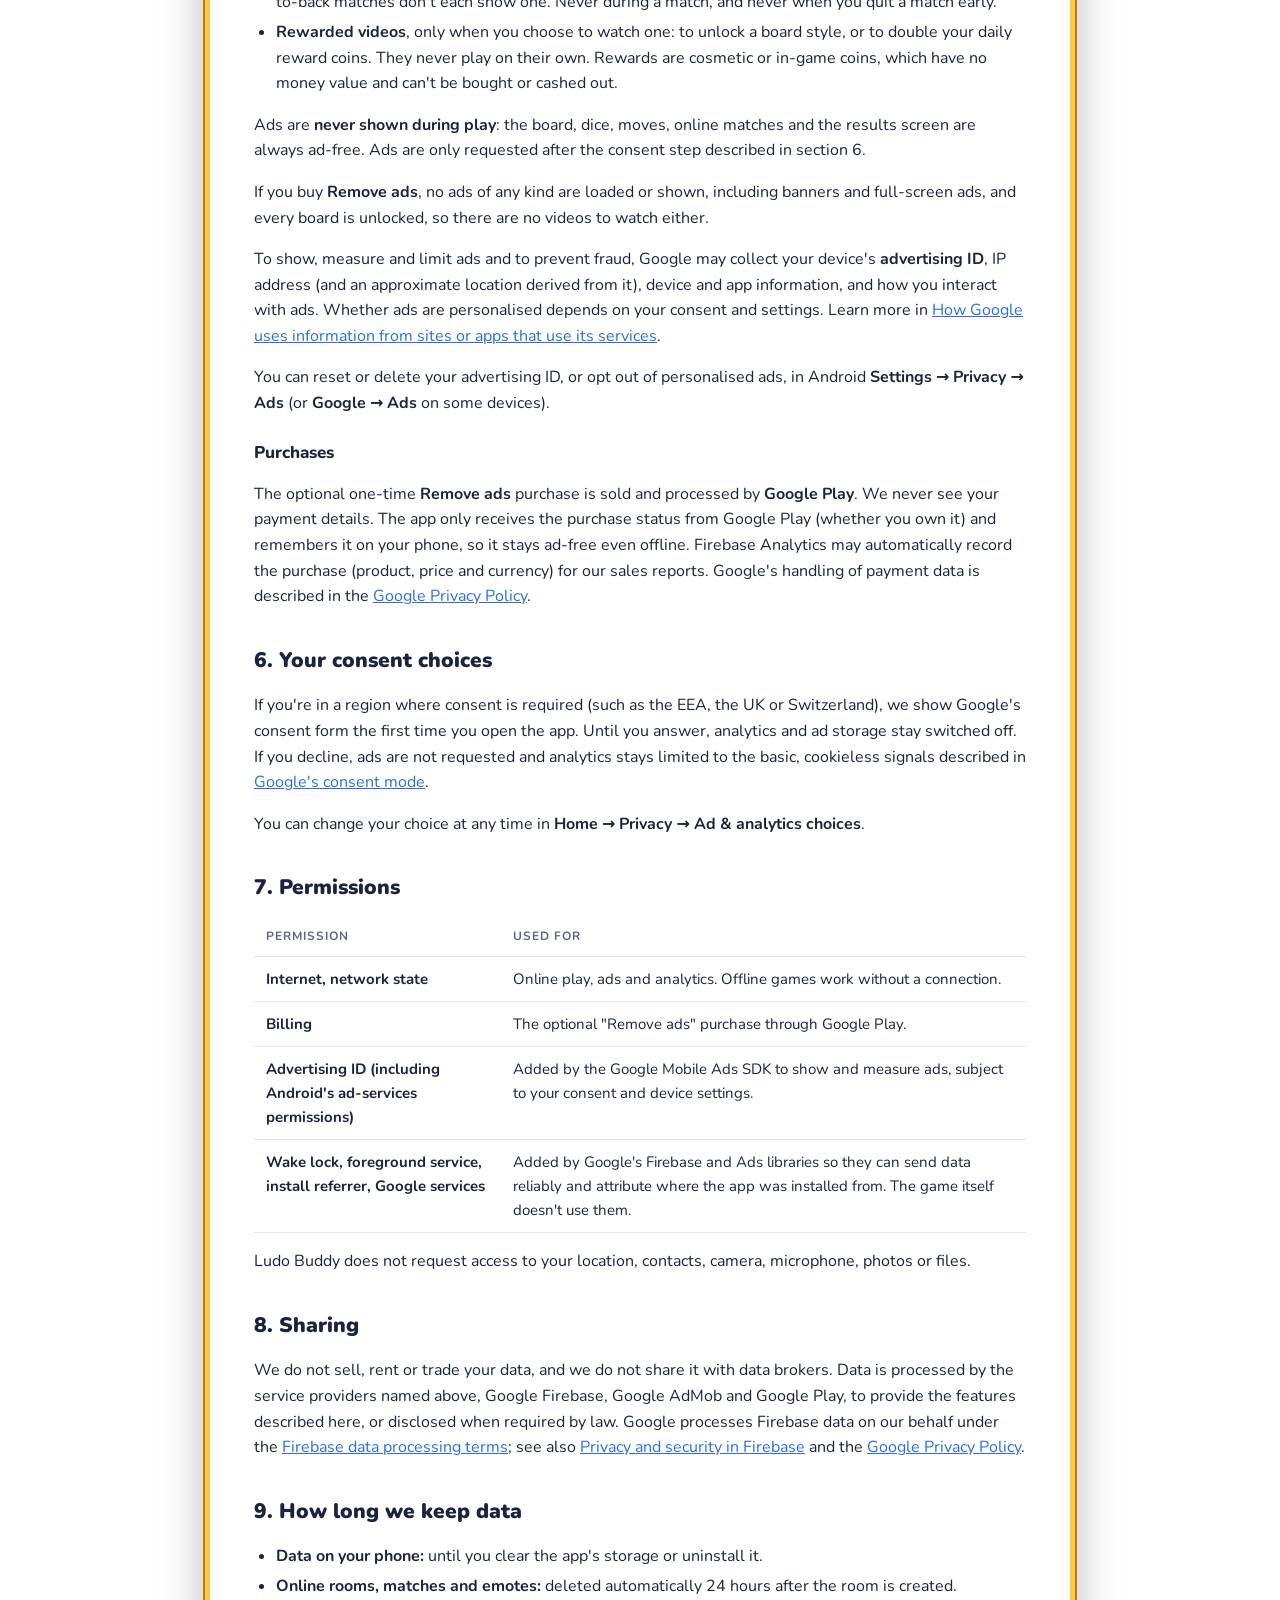
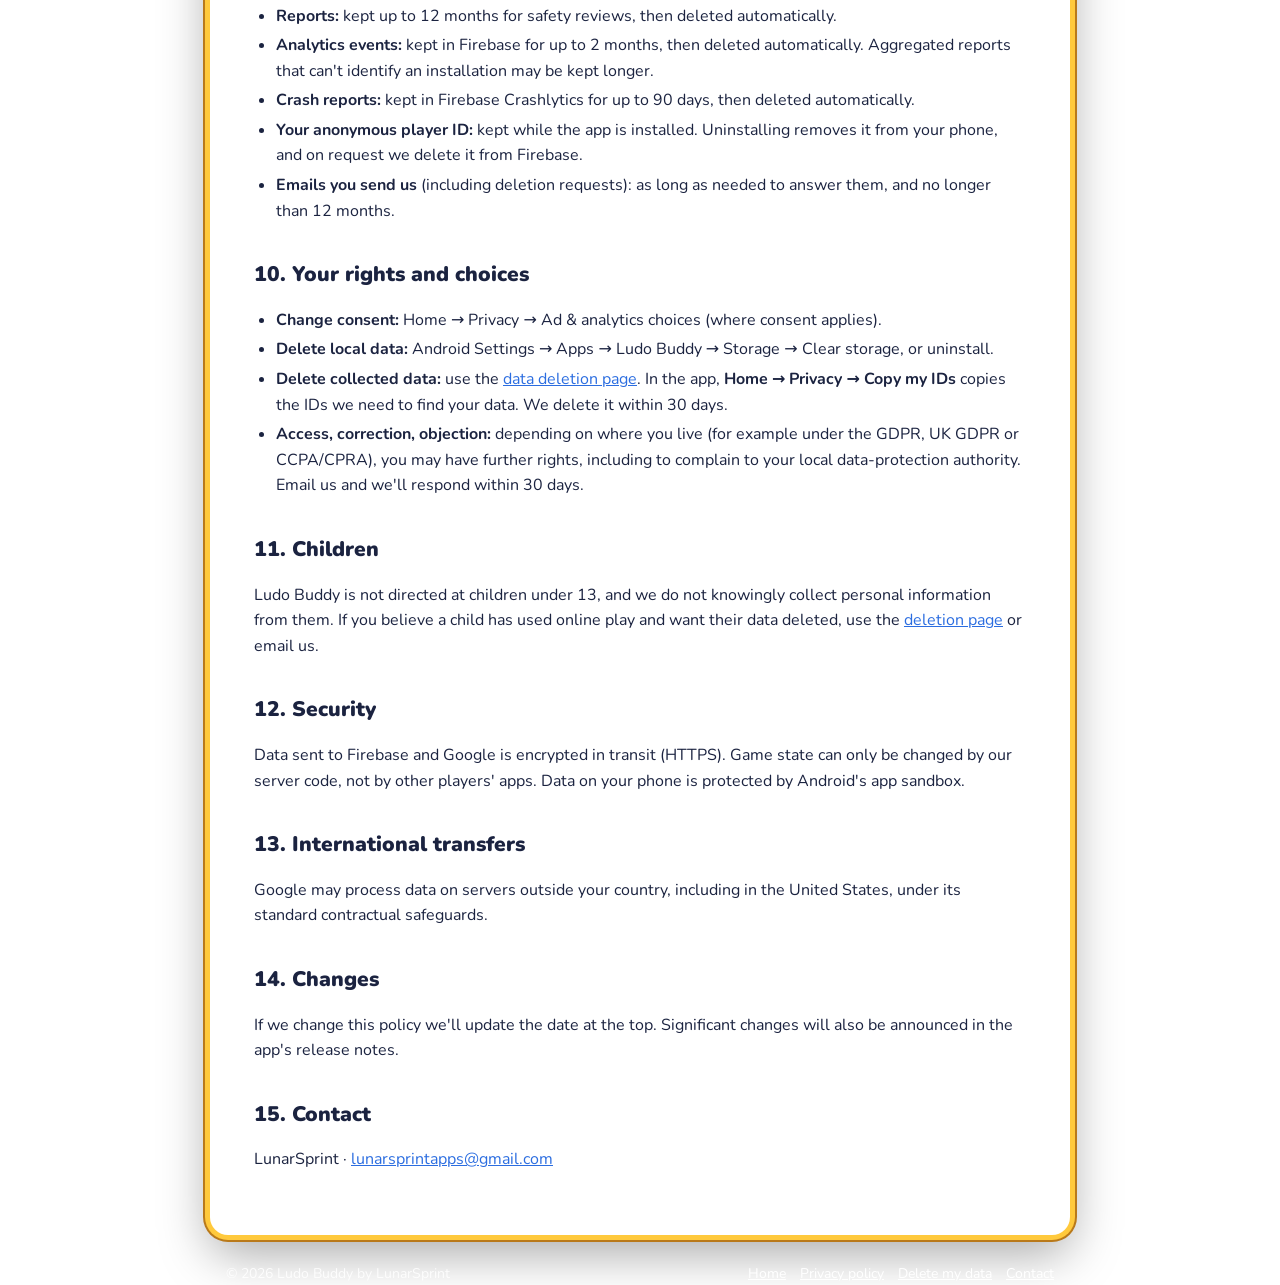
<file: privacy.html>
<!doctype html>
<html lang="en">
<head>
  <meta charset="utf-8">
  <meta name="viewport" content="width=device-width, initial-scale=1">
  <title>Privacy Policy — Ludo Buddy</title>
  <meta name="description" content="How the Ludo Buddy game for Android handles your data.">
  <meta name="theme-color" content="#1c3a9e">
  <link rel="preconnect" href="https://fonts.googleapis.com">
  <link rel="preconnect" href="https://fonts.gstatic.com" crossorigin>
  <link href="https://fonts.googleapis.com/css2?family=Nunito:wght@400;700;800;900&display=swap" rel="stylesheet">
  <link rel="stylesheet" href="style.css?v=4">
</head>
<body>
<header class="wrap top">
  <a class="brand" href="./">
    <svg class="brand-mark" viewBox="0 0 30 30" aria-hidden="true">
      <rect x="1" y="1" width="28" height="28" rx="7" fill="#fff"/>
      <circle cx="9" cy="9" r="3" fill="#e63a3a"/><circle cx="21" cy="9" r="3" fill="#2db24a"/>
      <circle cx="15" cy="15" r="3" fill="#1b2340"/>
      <circle cx="9" cy="21" r="3" fill="#2b7de0"/><circle cx="21" cy="21" r="3" fill="#f7c21c"/>
    </svg>
    LUDO <span class="buddy">BUDDY</span>
  </a>
  <nav aria-label="Main">
    <a href="./">Home</a>
    <a href="privacy.html">Privacy policy</a>
    <a href="delete-data.html">Delete my data</a>
  </nav>
</header>

<main class="wrap doc">
  <p class="label">Legal</p>
  <h1>Privacy policy</h1>
  <p class="dim">Effective: October 13, 2026 · Applies to the Ludo Buddy game for Android (package <code>buddy.ludo.game</code>), including Ludo and Snakes &amp; Ladders, offline and online.</p>

  <div class="note">
    <strong>The short version.</strong> Offline games stay on your phone. If you play online, we store the name you choose, your moves and quick-chat emotes so the match works, and delete them 24 hours later. We use Google Firebase Analytics to see how the game is used, Firebase Crashlytics to find and fix crashes, and Google AdMob to show ads on the menus and after each finished match (never during play). Where the law requires it (for example in the EEA and UK) we ask for your consent first, and you can change your choice any time in <strong>Home → Privacy</strong>. We never ask for your real name, email, phone number, contacts or precise location, and we never sell your data.
  </div>

  <h2>1. Who we are</h2>
  <p>Ludo Buddy is developed by <strong>LunarSprint</strong> ("we", "us"). Contact us about anything in this policy at <a href="mailto:lunarsprintapps@gmail.com">lunarsprintapps@gmail.com</a>.</p>

  <h2>2. Data that stays on your phone</h2>
  <p>This is stored only on your device, never sent to us, and deleted when you clear the app's storage or uninstall it.</p>
  <div class="table-scroll">
  <table>
    <thead><tr><th>What</th><th>Why</th></tr></thead>
    <tbody>
      <tr><td>Your board style and sound setting</td><td>To remember how you like the game to look and sound.</td></tr>
      <tr><td>Tutorial progress</td><td>So the tour and tips don't repeat.</td></tr>
      <tr><td>Coins, daily rewards, win streaks and match stats</td><td>Shown on the Stats screen and used for rewards. Kept only on your phone; they reset if you clear the app's storage.</td></tr>
      <tr><td>Your online nickname</td><td>Remembered so you don't retype it, and so invite links can join a room for you.</td></tr>
      <tr><td>Install referrer (once)</td><td>If you installed the app from a friend's invite link, Google Play tells the app which room code the link contained, so you can join that room. It's read once, used on your phone, and never sent to us.</td></tr>
      <tr><td>Offline games (Vs Computer, Pass &amp; Play)</td><td>Player names you type for a local game and the game itself exist only on your phone while you play. Nothing about offline games is uploaded, apart from the anonymous play statistics in section 4.</td></tr>
    </tbody>
  </table>
  </div>

  <h2>3. Online play</h2>
  <p>Only if you use <strong>Play Online</strong> (Quick Match, Create Room or Join with a code). We use Google Firebase (Authentication, Cloud Firestore and Cloud Functions) to run online matches.</p>
  <div class="table-scroll">
  <table>
    <thead><tr><th>What</th><th>Why</th></tr></thead>
    <tbody>
      <tr><td>A random player ID</td><td>Firebase Anonymous Authentication creates a random ID so the server knows which seat is yours. It isn't linked to your Google account, email or phone number.</td></tr>
      <tr><td>The display name you type (up to 12 characters)</td><td>Shown to the other players in your room. Use a nickname; don't use your real full name.</td></tr>
      <tr><td>Room and match data</td><td>Room code, seats, whether each player is connected, dice rolls, moves, game state and timestamps, so every player sees the same game and nobody can cheat.</td></tr>
      <tr><td>Quick-chat emotes</td><td>The predefined emotes you send (for example 👏 "Good game") and the display name they came from. There is no free-text chat.</td></tr>
      <tr><td>Reports</td><td>If you report a player: your player ID, their player ID, the room and the time, so we can review abuse.</td></tr>
    </tbody>
  </table>
  </div>
  <p>When you share an invite, the link contains your 4-letter room code, so anyone you send it to can join that room until it closes. Other players in your room can see your display name, your moves and the emotes you send. You can mute any player (on your phone only) or report them by tapping their card during a match.</p>

  <h2>4. Analytics</h2>
  <p>We use <strong>Google Firebase Analytics</strong> to understand how the game is played, so we can improve it.</p>
  <h3>Events we log</h3>
  <ul>
    <li>Which screens are opened.</li>
    <li>Matches started, finished or quit: which game (Ludo or Snakes &amp; Ladders), the mode (vs computer, pass &amp; play or online), the number of players and computer players, how long the match lasted, and whether you won.</li>
    <li>Online actions (quick match, create room, join room), which emote was sent, the board style you picked, and taps on Share and Rate.</li>
    <li>Shop and rewards: opening the shop, starting or completing the "Remove ads" purchase (product name only), which board you unlocked with a video or coins, and daily reward claims (day number and coins).</li>
    <li>Social: sharing an invite, opening an invite link (whether it came from a link or after install), and rematches. Never the room code.</li>
    <li>Starting and finishing the tutorial.</li>
  </ul>
  <h3>Collected automatically by Firebase</h3>
  <p>An app-instance ID (a random identifier for this installation), device model, Android version, app version, language, approximate country or region derived from your IP address, and session timing.</p>
  <h3>App settings</h3>
  <p>The app also downloads a few settings from <strong>Firebase Remote Config</strong> (for example, whether online play is available). This uses the same random Firebase installation ID and sends no personal information.</p>
  <h3>Crash reports</h3>
  <p>If the app crashes or hits an unexpected error, <strong>Firebase Crashlytics</strong> sends us a crash report so we can fix it. A report contains the technical details of the error (a stack trace), device model, Android version, app version, free memory and disk space, the random Firebase installation ID, and which screen, game and mode you were in (for example "Snakes &amp; Ladders, vs computer"). It never contains player names, room codes, chat or anything you type.</p>
  <h3>Never collected</h3>
  <p>Player names or display names, room codes, player IDs, your contacts, your precise location, or anything you type. Our analytics events never include the advertising ID.</p>

  <h2>5. Advertising</h2>
  <p>Ludo Buddy is free and is supported by ads from <strong>Google AdMob</strong>. Ads only appear in these places:</p>
  <ul>
    <li><strong>Banner ads</strong> at the bottom of the menu screens: Home, player setup ("Who's playing?"), Play Online, the online waiting room, and Your stats.</li>
    <li><strong>Full-screen ads</strong> after a finished match (against the computer, pass &amp; play or online), when you leave the results screen to go back to the menu or start a rematch. They are limited in frequency, so quick back-to-back matches don't each show one. Never during a match, and never when you quit a match early.</li>
    <li><strong>Rewarded videos</strong>, only when you choose to watch one: to unlock a board style, or to double your daily reward coins. They never play on their own. Rewards are cosmetic or in-game coins, which have no money value and can't be bought or cashed out.</li>
  </ul>
  <p>Ads are <strong>never shown during play</strong>: the board, dice, moves, online matches and the results screen are always ad-free. Ads are only requested after the consent step described in section 6.</p>
  <p>If you buy <strong>Remove ads</strong>, no ads of any kind are loaded or shown, including banners and full-screen ads, and every board is unlocked, so there are no videos to watch either.</p>
  <p>To show, measure and limit ads and to prevent fraud, Google may collect your device's <strong>advertising ID</strong>, IP address (and an approximate location derived from it), device and app information, and how you interact with ads. Whether ads are personalised depends on your consent and settings. Learn more in <a href="https://policies.google.com/technologies/partner-sites">How Google uses information from sites or apps that use its services</a>.</p>
  <p>You can reset or delete your advertising ID, or opt out of personalised ads, in Android <strong>Settings → Privacy → Ads</strong> (or <strong>Google → Ads</strong> on some devices).</p>

  <h3>Purchases</h3>
  <p>The optional one-time <strong>Remove ads</strong> purchase is sold and processed by <strong>Google Play</strong>. We never see your payment details. The app only receives the purchase status from Google Play (whether you own it) and remembers it on your phone, so it stays ad-free even offline. Firebase Analytics may automatically record the purchase (product, price and currency) for our sales reports. Google's handling of payment data is described in the <a href="https://policies.google.com/privacy">Google Privacy Policy</a>.</p>

  <h2>6. Your consent choices</h2>
  <p>If you're in a region where consent is required (such as the EEA, the UK or Switzerland), we show Google's consent form the first time you open the app. Until you answer, analytics and ad storage stay switched off. If you decline, ads are not requested and analytics stays limited to the basic, cookieless signals described in <a href="https://support.google.com/analytics/answer/9976101">Google's consent mode</a>.</p>
  <p>You can change your choice at any time in <strong>Home → Privacy → Ad &amp; analytics choices</strong>.</p>

  <h2>7. Permissions</h2>
  <div class="table-scroll">
  <table>
    <thead><tr><th>Permission</th><th>Used for</th></tr></thead>
    <tbody>
      <tr><td>Internet, network state</td><td>Online play, ads and analytics. Offline games work without a connection.</td></tr>
      <tr><td>Billing</td><td>The optional "Remove ads" purchase through Google Play.</td></tr>
      <tr><td>Advertising ID (including Android's ad-services permissions)</td><td>Added by the Google Mobile Ads SDK to show and measure ads, subject to your consent and device settings.</td></tr>
      <tr><td>Wake lock, foreground service, install referrer, Google services</td><td>Added by Google's Firebase and Ads libraries so they can send data reliably and attribute where the app was installed from. The game itself doesn't use them.</td></tr>
    </tbody>
  </table>
  </div>
  <p>Ludo Buddy does not request access to your location, contacts, camera, microphone, photos or files.</p>

  <h2>8. Sharing</h2>
  <p>We do not sell, rent or trade your data, and we do not share it with data brokers. Data is processed by the service providers named above, Google Firebase, Google AdMob and Google Play, to provide the features described here, or disclosed when required by law. Google processes Firebase data on our behalf under the <a href="https://firebase.google.com/terms/data-processing-terms">Firebase data processing terms</a>; see also <a href="https://firebase.google.com/support/privacy">Privacy and security in Firebase</a> and the <a href="https://policies.google.com/privacy">Google Privacy Policy</a>.</p>

  <h2>9. How long we keep data</h2>
  <ul>
    <li><strong>Data on your phone:</strong> until you clear the app's storage or uninstall it.</li>
    <li><strong>Online rooms, matches and emotes:</strong> deleted automatically 24 hours after the room is created.</li>
    <li><strong>Reports:</strong> kept up to 12 months for safety reviews, then deleted automatically.</li>
    <li><strong>Analytics events:</strong> kept in Firebase for up to 2 months, then deleted automatically. Aggregated reports that can't identify an installation may be kept longer.</li>
    <li><strong>Crash reports:</strong> kept in Firebase Crashlytics for up to 90 days, then deleted automatically.</li>
    <li><strong>Your anonymous player ID:</strong> kept while the app is installed. Uninstalling removes it from your phone, and on request we delete it from Firebase.</li>
    <li><strong>Emails you send us</strong> (including deletion requests): as long as needed to answer them, and no longer than 12 months.</li>
  </ul>

  <h2>10. Your rights and choices</h2>
  <ul>
    <li><strong>Change consent:</strong> Home → Privacy → Ad &amp; analytics choices (where consent applies).</li>
    <li><strong>Delete local data:</strong> Android Settings → Apps → Ludo Buddy → Storage → Clear storage, or uninstall.</li>
    <li><strong>Delete collected data:</strong> use the <a href="delete-data.html">data deletion page</a>. In the app, <strong>Home → Privacy → Copy my IDs</strong> copies the IDs we need to find your data. We delete it within 30 days.</li>
    <li><strong>Access, correction, objection:</strong> depending on where you live (for example under the GDPR, UK GDPR or CCPA/CPRA), you may have further rights, including to complain to your local data-protection authority. Email us and we'll respond within 30 days.</li>
  </ul>

  <h2>11. Children</h2>
  <p>Ludo Buddy is not directed at children under 13, and we do not knowingly collect personal information from them. If you believe a child has used online play and want their data deleted, use the <a href="delete-data.html">deletion page</a> or email us.</p>

  <h2>12. Security</h2>
  <p>Data sent to Firebase and Google is encrypted in transit (HTTPS). Game state can only be changed by our server code, not by other players' apps. Data on your phone is protected by Android's app sandbox.</p>

  <h2>13. International transfers</h2>
  <p>Google may process data on servers outside your country, including in the United States, under its standard contractual safeguards.</p>

  <h2>14. Changes</h2>
  <p>If we change this policy we'll update the date at the top. Significant changes will also be announced in the app's release notes.</p>

  <h2>15. Contact</h2>
  <p>LunarSprint · <a href="mailto:lunarsprintapps@gmail.com">lunarsprintapps@gmail.com</a></p>
</main>

<footer class="wrap">
  <span>© 2026 Ludo Buddy by LunarSprint</span>
  <span class="links">
    <a href="./">Home</a>
    <a href="privacy.html">Privacy policy</a>
    <a href="delete-data.html">Delete my data</a>
    <a href="mailto:lunarsprintapps@gmail.com">Contact</a>
  </span>
</footer>
</body>
</html>
</file>
<file: style.css>
/* Ludo Buddy — legal pages. Matches the in-app "arcade" lobby: royal blue + gold. */
:root {
  --bg: #0e1a5c;
  --bg-2: #1c3a9e;
  --panel: #ffffff;
  --ink: #1b2340;
  --dim: #5b6488;
  --line: #e3e7f3;
  --gold: #ffc93c;
  --gold-deep: #b9791a;
  --accent: #2b6de0;
  --soft: #f4f6fc;
  --radius: 18px;
}
@media (prefers-color-scheme: dark) {
  :root:not([data-theme="light"]) {
    --panel: #151d44;
    --ink: #eef1ff;
    --dim: #a5aed3;
    --line: #26306a;
    --soft: #1b2557;
    --accent: #7fa8ff;
  }
}
* { box-sizing: border-box; }
html { -webkit-text-size-adjust: 100%; }
body {
  margin: 0;
  font: 16px/1.6 "Nunito", system-ui, -apple-system, "Segoe UI", Roboto, sans-serif;
  color: var(--ink);
  background: radial-gradient(1200px 600px at 50% -10%, #3a6be0 0%, var(--bg-2) 35%, var(--bg) 100%) fixed;
  min-height: 100vh;
}
a { color: var(--accent); }
img { max-width: 100%; height: auto; }
code { font-size: .92em; background: var(--soft); padding: 1px 6px; border-radius: 6px; }

.wrap { max-width: 860px; margin: 0 auto; padding: 0 16px; }
.top {
  display: flex; align-items: center; justify-content: space-between; gap: 12px;
  padding-top: 20px; padding-bottom: 18px; flex-wrap: wrap;
}
.brand {
  display: inline-flex; align-items: center; gap: 10px;
  color: #fff; text-decoration: none; font-weight: 900; font-size: 22px; letter-spacing: 1px;
}
.brand .buddy {
  background: linear-gradient(#fff1b8, var(--gold), #e59a1a);
  color: #0a1440; padding: 2px 10px; border-radius: 8px; font-size: 16px;
  box-shadow: 0 2px 0 var(--gold-deep);
}
.brand-mark { width: 30px; height: 30px; }
nav { display: flex; gap: 8px; flex-wrap: wrap; }
nav a {
  color: #fff; text-decoration: none; font-weight: 800; font-size: 14px;
  padding: 8px 14px; border-radius: 999px; background: rgba(255,255,255,.14);
  border: 1px solid rgba(255,255,255,.28);
}
nav a:hover { background: rgba(255,255,255,.24); }

.doc {
  background: var(--panel);
  border-radius: var(--radius);
  padding: 28px 22px 34px;
  box-shadow: 0 0 0 5px var(--gold), 0 0 0 7px var(--gold-deep), 0 18px 50px rgba(0,0,0,.35);
  margin-bottom: 28px;
}
@media (min-width: 640px) { .doc { padding: 40px 44px 46px; } }
.label {
  display: inline-block; margin: 0 0 6px; font-size: 12px; font-weight: 900; letter-spacing: 2px;
  text-transform: uppercase; color: var(--gold-deep);
}
h1 { margin: 0 0 6px; font-size: 32px; line-height: 1.15; font-weight: 900; }
h2 { margin: 34px 0 10px; font-size: 21px; font-weight: 900; }
h3 { margin: 22px 0 6px; font-size: 17px; font-weight: 800; }
.dim { color: var(--dim); font-size: 14px; }
.note {
  margin: 20px 0 6px; padding: 16px 18px; border-radius: 14px;
  background: var(--soft); border-left: 5px solid var(--gold);
}
ul, ol { padding-left: 22px; }
li { margin: 4px 0; }

.table-scroll { overflow-x: auto; margin: 12px 0; }
table { width: 100%; border-collapse: collapse; font-size: 15px; min-width: 520px; }
th, td { text-align: left; vertical-align: top; padding: 10px 12px; border-bottom: 1px solid var(--line); }
th { font-size: 12px; letter-spacing: 1px; text-transform: uppercase; color: var(--dim); }
td:first-child { font-weight: 700; width: 32%; }

form { display: grid; gap: 14px; margin-top: 12px; }
label.field { display: grid; gap: 6px; font-weight: 800; font-size: 14px; }
input[type="email"], input[type="text"], textarea {
  font: inherit; color: var(--ink); background: var(--soft);
  border: 1.5px solid var(--line); border-radius: 12px; padding: 12px 14px; width: 100%;
}
textarea { min-height: 96px; resize: vertical; }
.check { display: flex; gap: 10px; align-items: flex-start; font-size: 15px; }
.check input { margin-top: 5px; }
.hp { position: absolute; left: -9999px; }
button {
  font: inherit; font-weight: 900; letter-spacing: 1px; color: #fff; cursor: pointer;
  border: 0; border-radius: 16px; padding: 14px 22px;
  background: linear-gradient(#5fe08a, #3ed16b); box-shadow: 0 5px 0 #178a3c;
  justify-self: start;
}
button:active { transform: translateY(4px); box-shadow: 0 1px 0 #178a3c; }
#status { font-weight: 800; min-height: 1.4em; }

footer {
  color: rgba(255,255,255,.85); font-size: 14px; padding-bottom: 36px;
  display: flex; gap: 14px; flex-wrap: wrap; justify-content: space-between;
}
footer a { color: #fff; }
footer .links { display: flex; gap: 14px; }

/* ===================== Landing page ===================== */
.hero {
  display: grid; grid-template-columns: minmax(0, 1fr); gap: 28px; align-items: center; color: #fff;
  padding-top: 20px; padding-bottom: 46px;
}
@media (min-width: 820px) { .hero { grid-template-columns: minmax(0, 1.1fr) minmax(0, .9fr); padding-top: 36px; } }
.hero > *, .boards > *, .games > * { min-width: 0; }
.kicker {
  display: inline-block; font-size: 12px; font-weight: 900; letter-spacing: 2px; text-transform: uppercase;
  color: #0a1440; background: linear-gradient(#fff1b8, var(--gold)); padding: 5px 12px; border-radius: 999px;
  box-shadow: 0 2px 0 var(--gold-deep);
}
.hero h1 {
  font-size: clamp(38px, 8vw, 64px); line-height: 1.02; margin: 16px 0 14px; color: #fff;
  text-shadow: 0 4px 0 rgba(7,16,58,.6);
}
.hero h1 .l { color: #ff6b6b; } .hero h1 .u { color: #5be08a; }
.hero h1 .d { color: #ffd34d; } .hero h1 .o { color: #6fb2ff; }
.lead { font-size: 18px; color: rgba(255,255,255,.9); max-width: 34em; margin: 0 0 22px; }
.cta { display: flex; gap: 12px; flex-wrap: wrap; }
.btn {
  display: inline-flex; align-items: center; gap: 10px; text-decoration: none; font-weight: 900; letter-spacing: .5px;
  padding: 14px 22px; border-radius: 16px; color: #fff; border: 2px solid rgba(255,255,255,.35);
  background: rgba(255,255,255,.12);
}
.btn.primary {
  border: 0; color: #fff; background: linear-gradient(#5fe08a, #3ed16b); box-shadow: 0 5px 0 #178a3c;
}
.btn.primary:active { transform: translateY(4px); box-shadow: 0 1px 0 #178a3c; }
.btn svg { width: 22px; height: 22px; }
.chips { display: flex; gap: 8px; flex-wrap: wrap; margin-top: 18px; }
.chip {
  font-size: 13px; font-weight: 800; padding: 6px 12px; border-radius: 999px;
  background: rgba(255,255,255,.12); border: 1px solid rgba(255,255,255,.25); color: #fff;
}

.phones { position: relative; display: flex; justify-content: center; min-height: clamp(260px, 80vw, 420px); }
.phone {
  width: clamp(120px, 40vw, 210px); border-radius: 30px; padding: 8px; background: #0b1238;
  box-shadow: 0 0 0 3px var(--gold), 0 24px 60px rgba(0,0,0,.45);
}
.phone img { display: block; width: 100%; border-radius: 22px; }
.phones .phone:nth-child(1) { transform: rotate(-6deg) translateX(30px); z-index: 1; }
.phones .phone:nth-child(2) { transform: rotate(5deg) translate(-30px, 34px); }

.section { padding: 46px 0; }
.section.light { background: var(--panel); color: var(--ink); }
.section h2 {
  font-size: clamp(28px, 5vw, 40px); line-height: 1.1; margin: 0 0 10px; font-weight: 900;
}
.section .sub { font-size: 17px; margin: 0 0 26px; max-width: 40em; }
.section:not(.light) { color: #fff; }
.section:not(.light) .sub { color: rgba(255,255,255,.85); }
.section.light .sub { color: var(--dim); }

.grid { display: grid; gap: 16px; grid-template-columns: repeat(auto-fit, minmax(230px, 1fr)); }
.card {
  background: var(--soft); border-radius: var(--radius); padding: 20px; border: 1px solid var(--line);
}
.card .ico { font-size: 30px; line-height: 1; }
.card h3 { margin: 10px 0 6px; font-size: 18px; }
.card p { margin: 0; color: var(--dim); font-size: 15px; }

.games { display: grid; gap: 22px; }
@media (min-width: 760px) { .games { grid-template-columns: 1fr 1fr; } }
.game {
  display: grid; grid-template-columns: 150px 1fr; gap: 18px; align-items: center;
  background: rgba(255,255,255,.1); border: 1px solid rgba(255,255,255,.22); border-radius: 22px; padding: 16px;
}
.game img { width: 100%; border-radius: 16px; box-shadow: 0 0 0 3px var(--gold); }
.game h3 { margin: 0 0 6px; font-size: 22px; }
.game p { margin: 0 0 8px; color: rgba(255,255,255,.88); }
.game ul { margin: 0; padding-left: 18px; color: rgba(255,255,255,.88); font-size: 15px; }
@media (max-width: 420px) { .game { grid-template-columns: 110px 1fr; } }

.boards { display: grid; gap: 26px; align-items: center; }
@media (min-width: 760px) { .boards { grid-template-columns: .8fr 1.2fr; } }
.swatches { display: grid; gap: 10px; grid-template-columns: repeat(auto-fill, minmax(150px, 1fr)); }
.swatch {
  border-radius: 14px; padding: 12px 14px; border: 1px solid var(--line); background: var(--soft);
}
.swatch .dots { display: flex; gap: 5px; margin-bottom: 8px; }
.swatch .dots i { width: 14px; height: 14px; border-radius: 50%; display: block; }
.swatch b { display: block; font-size: 15px; }
.swatch span { font-size: 13px; color: var(--dim); }

.steps { counter-reset: s; display: grid; gap: 12px; grid-template-columns: repeat(auto-fit, minmax(220px, 1fr)); }
.step { background: var(--soft); border: 1px solid var(--line); border-radius: 16px; padding: 16px 18px; }
.step b { display: block; margin-bottom: 4px; }
.step b::before {
  counter-increment: s; content: counter(s); display: inline-grid; place-items: center;
  width: 26px; height: 26px; margin-right: 8px; border-radius: 50%; font-size: 14px;
  background: linear-gradient(#fff1b8, var(--gold)); color: #0a1440;
}
.step p { margin: 0; color: var(--dim); font-size: 15px; }

details {
  background: var(--soft); border: 1px solid var(--line); border-radius: 14px; padding: 14px 18px; margin: 10px 0;
}
summary { cursor: pointer; font-weight: 800; }
details p { margin: 10px 0 0; color: var(--dim); }

.band {
  text-align: center; padding: 50px 16px 56px; color: #fff;
}
.band h2 { font-size: clamp(28px, 5vw, 40px); margin: 0 0 10px; }
.band p { margin: 0 0 20px; color: rgba(255,255,255,.88); }
.band .cta { justify-content: center; }
</file>
